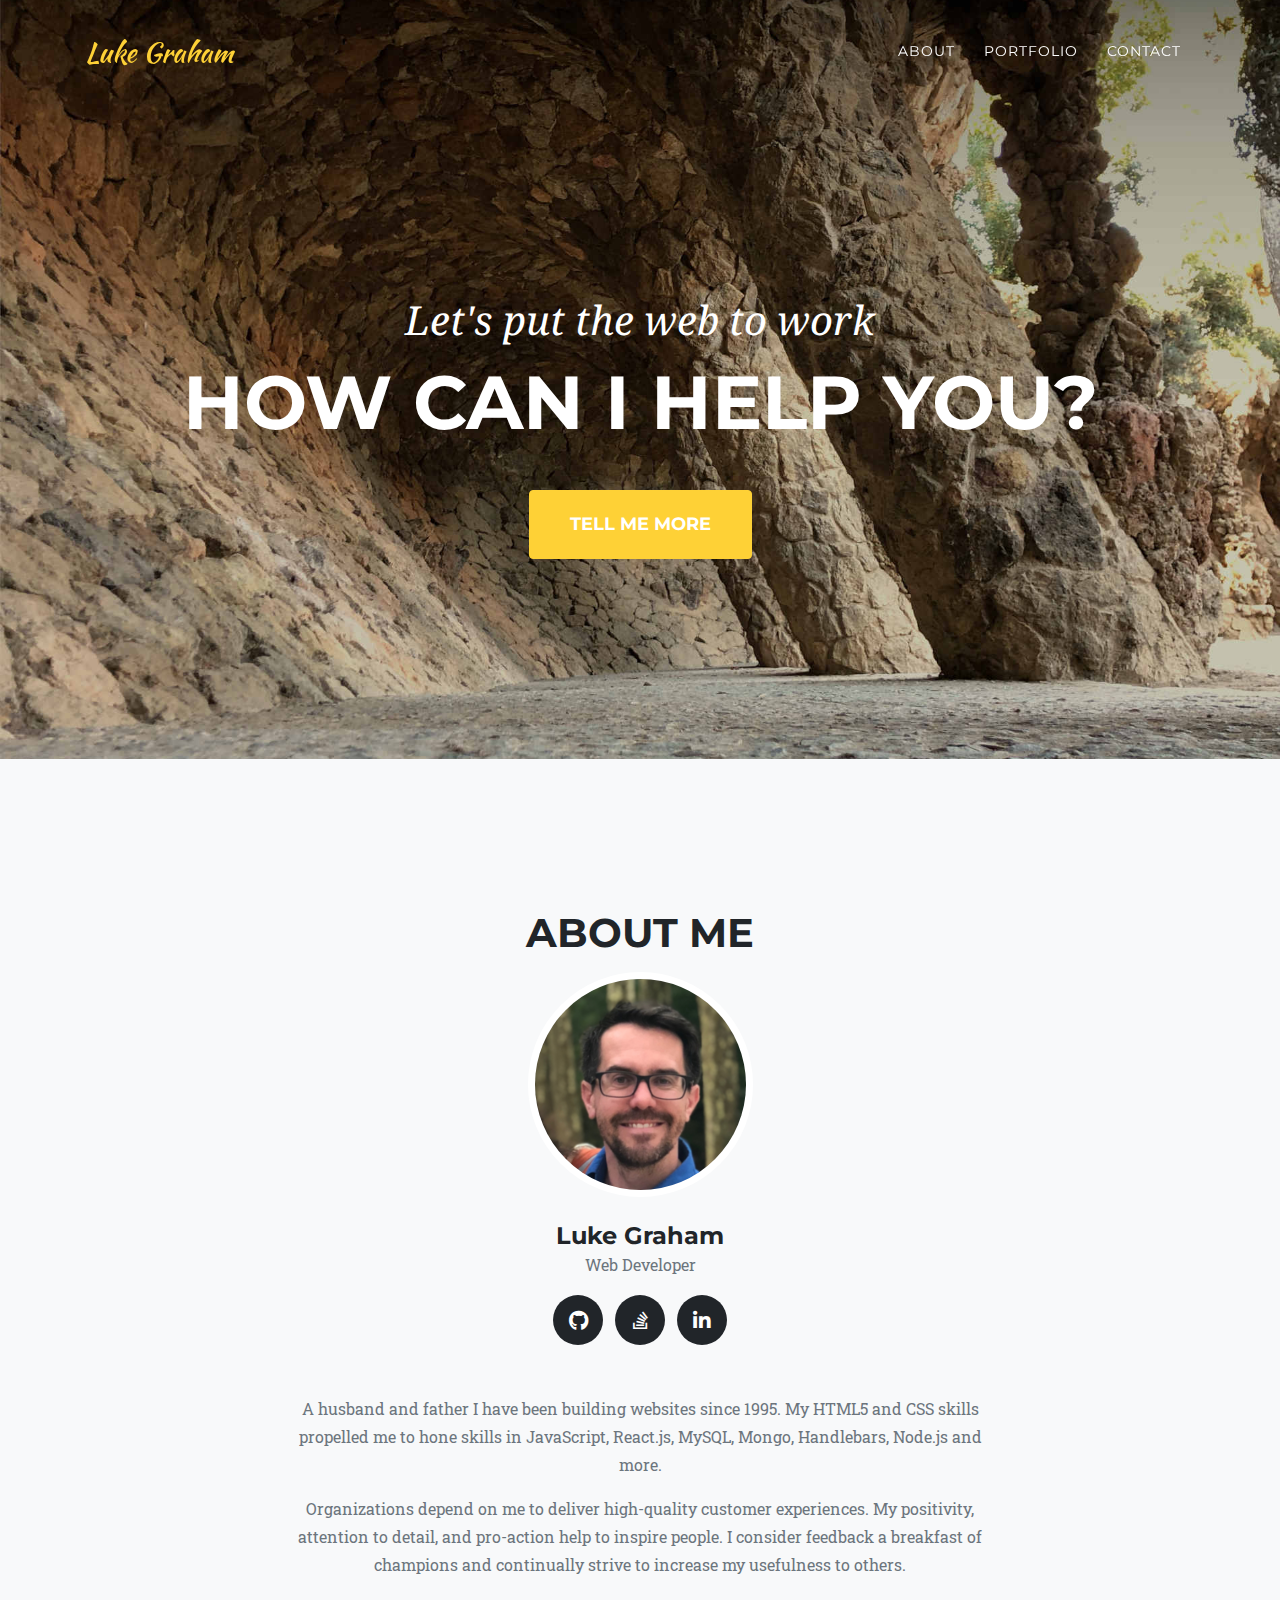
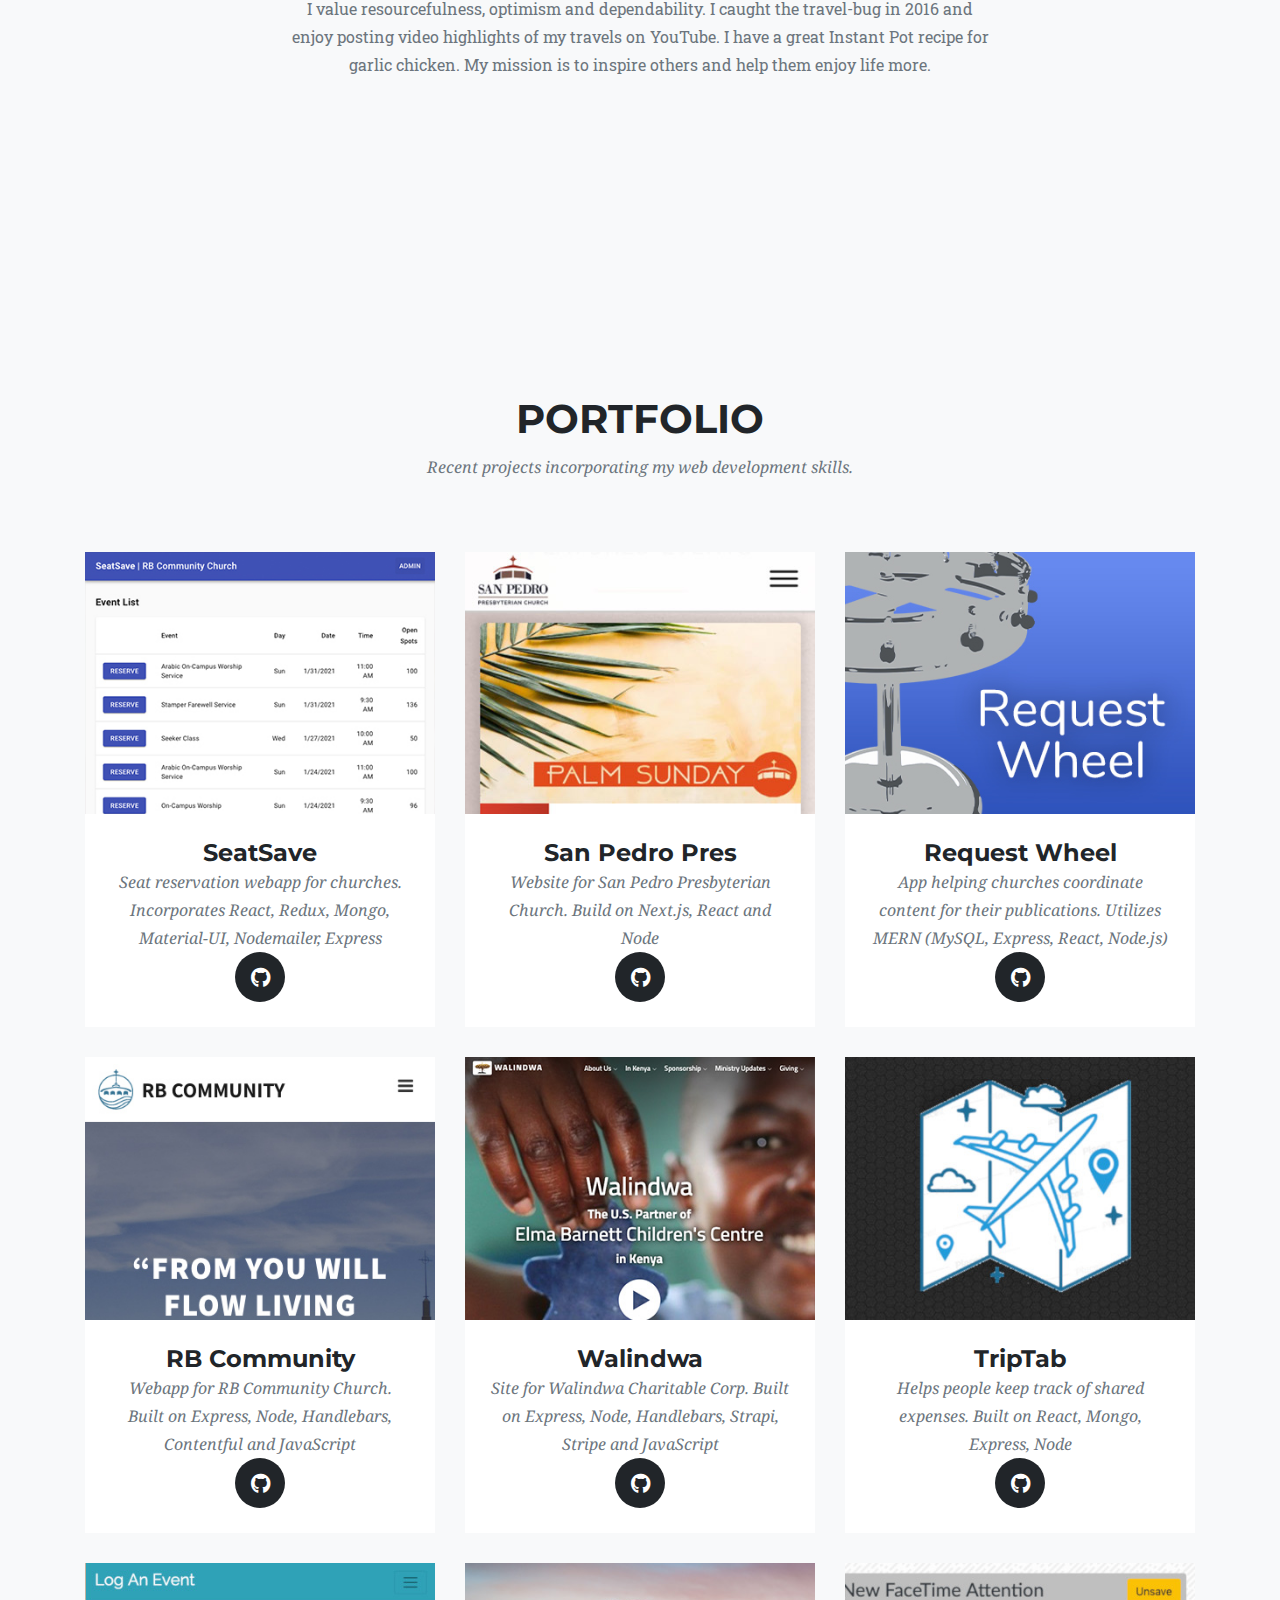
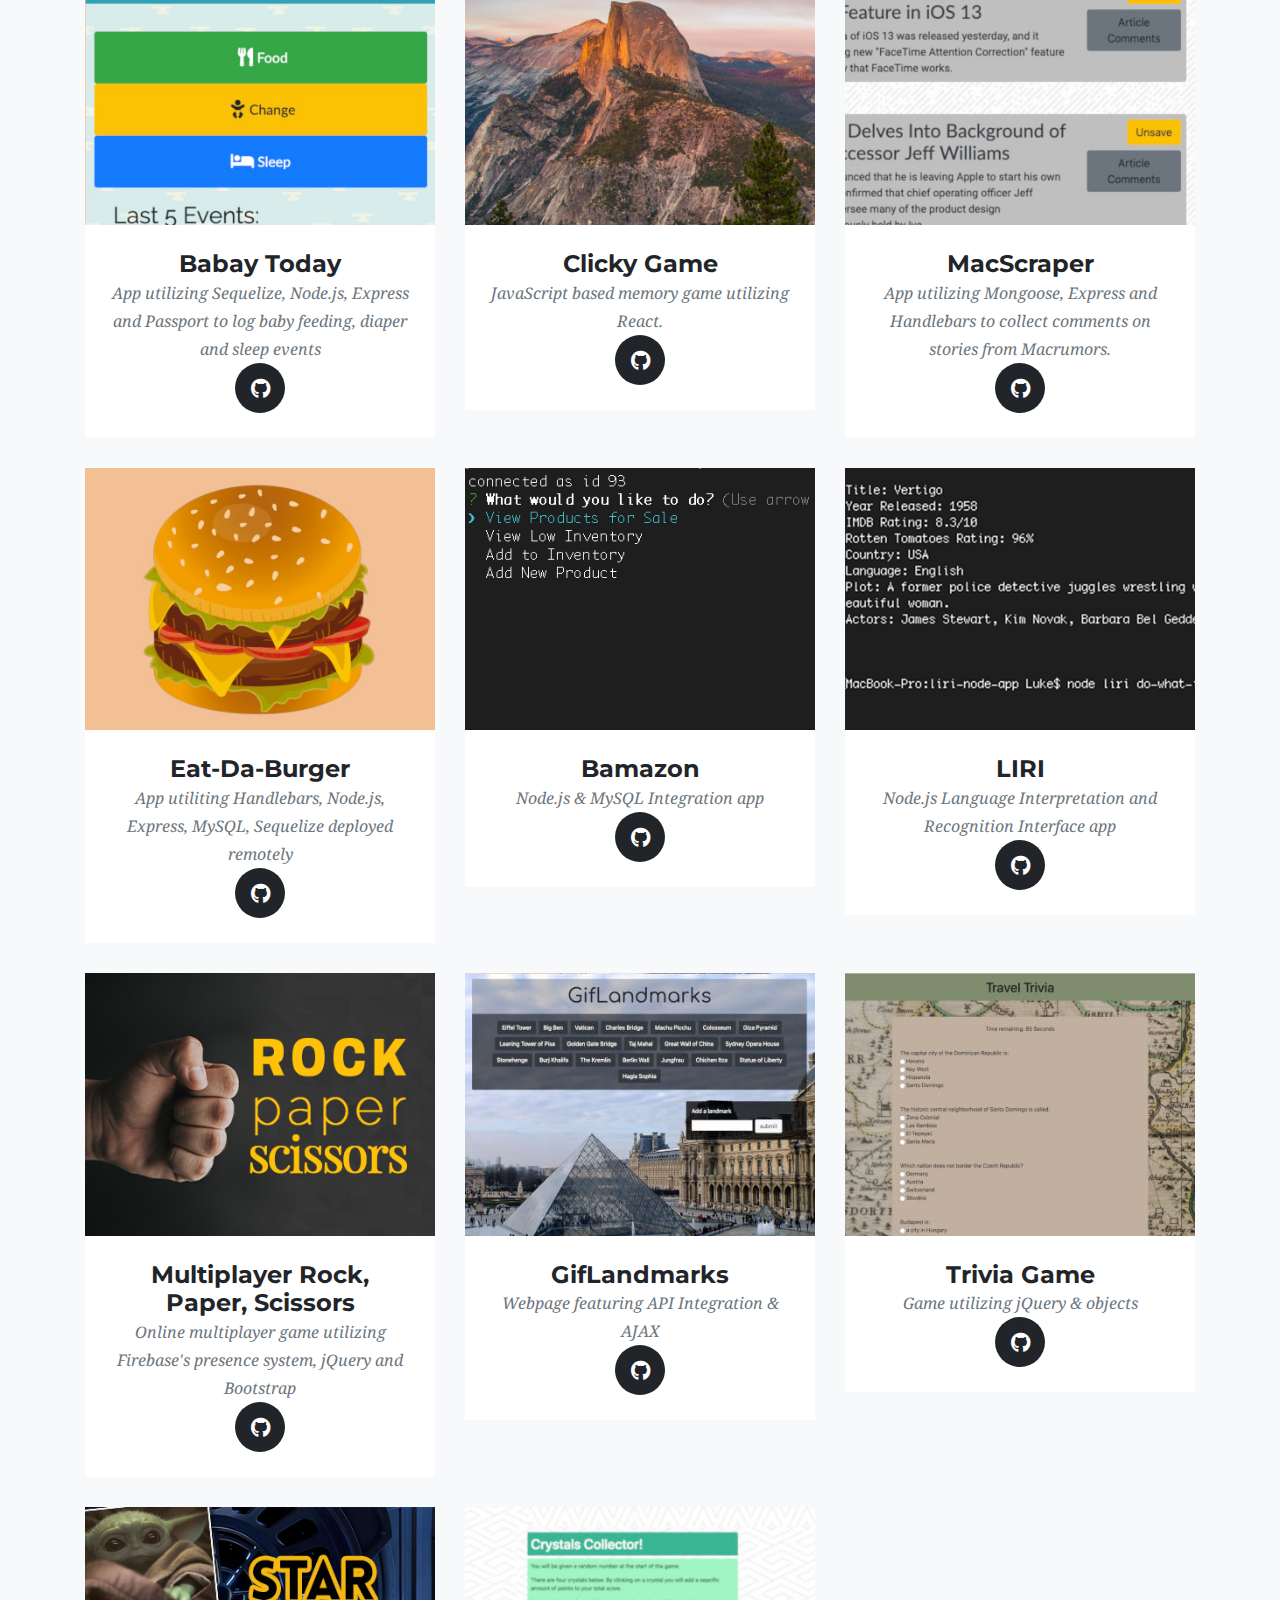
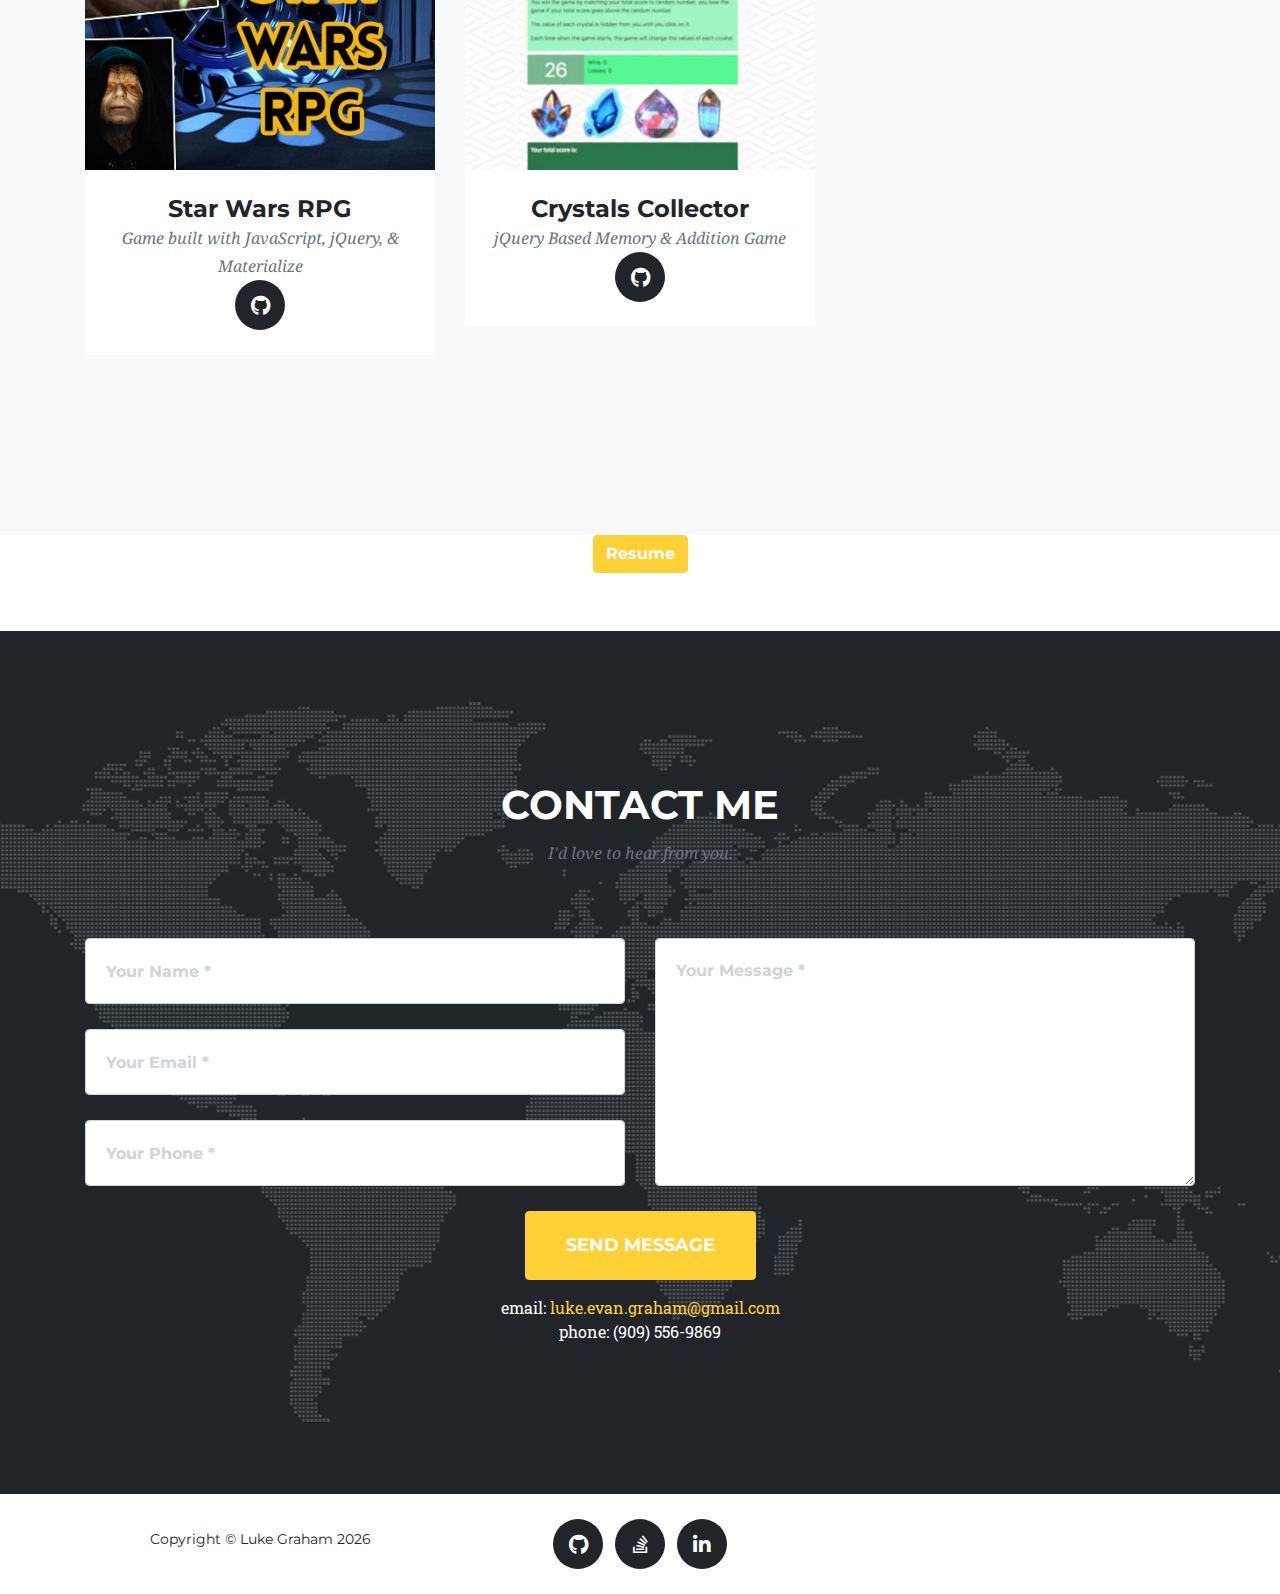
<file: index.html>
<!DOCTYPE html>
<html lang="en">

<head>
  <!-- Global site tag (gtag.js) - Google Analytics -->
<script async src="https://www.googletagmanager.com/gtag/js?id=UA-151969905-3"></script>
<script>
  window.dataLayer = window.dataLayer || [];
  function gtag(){dataLayer.push(arguments);}
  gtag('js', new Date());

  gtag('config', 'UA-151969905-3');
</script>

  <meta charset="utf-8">
  <meta name="viewport" content="width=device-width, initial-scale=1, shrink-to-fit=no">
  <meta name="description" content="">
  <meta name="author" content="">

  <title>Luke Graham</title>

  <!-- Bootstrap core CSS -->
  <link href="vendor/bootstrap/css/bootstrap.css" rel="stylesheet">

  <!-- Custom fonts for this template -->
  <link href="vendor/fontawesome-free/css/all.min.css" rel="stylesheet" type="text/css">
  <link href="https://fonts.googleapis.com/css?family=Montserrat:400,700" rel="stylesheet" type="text/css">
  <link href='https://fonts.googleapis.com/css?family=Kaushan+Script' rel='stylesheet' type='text/css'>
  <link href='https://fonts.googleapis.com/css?family=Droid+Serif:400,700,400italic,700italic' rel='stylesheet'
    type='text/css'>
  <link href='https://fonts.googleapis.com/css?family=Roboto+Slab:400,100,300,700' rel='stylesheet' type='text/css'>

  <!-- Custom styles for this template -->
  <link href="css/agency.css" rel="stylesheet">

</head>

<body id="page-top">

  <!-- Navigation -->
  <nav class="navbar navbar-expand-lg navbar-dark fixed-top" id="mainNav">
    <div class="container">
      <a class="navbar-brand js-scroll-trigger" href="#page-top">Luke Graham</a>
      <button class="navbar-toggler navbar-toggler-right" type="button" data-toggle="collapse"
        data-target="#navbarResponsive" aria-controls="navbarResponsive" aria-expanded="false"
        aria-label="Toggle navigation">
        Menu
        <i class="fas fa-bars"></i>
      </button>
      <div class="collapse navbar-collapse" id="navbarResponsive">
        <ul class="navbar-nav text-uppercase ml-auto">
          <!-- <li class="nav-item">
            <a class="nav-link js-scroll-trigger" href="#services">Services</a>
          </li> -->
          <li class="nav-item">
            <a class="nav-link js-scroll-trigger" href="#about">About</a>
          </li>
          <li class="nav-item">
            <a class="nav-link js-scroll-trigger" href="#portfolio">Portfolio</a>
          </li>
          <!-- <li class="nav-item">
            <a class="nav-link js-scroll-trigger" href="#team">Team</a>
          </li> -->
          <li class="nav-item">
            <a class="nav-link js-scroll-trigger" href="#contact">Contact</a>
          </li>
        </ul>
      </div>
    </div>
  </nav>

  <!-- Header -->
  <header class="masthead">
    <div class="container">
      <div class="intro-text">
        <div class="intro-lead-in">Let's put the web to work</div>
        <div class="intro-heading text-uppercase">How can I help you?</div>
        <a class="btn btn-primary btn-xl text-uppercase js-scroll-trigger" href="#about">Tell Me More</a>
      </div>
    </div>
  </header>

  <!-- Team -->
  <section class="bg-light" id="about">
    <div class="container">
      <div class="row">
        <div class="col-lg-12 text-center">
          <h2 class="section-heading text-uppercase">About Me</h2>
          <!-- <h3 class="section-subheading text-muted">Lorem ipsum dolor sit amet consectetur.</h3> -->
        </div>
      </div>
      <div class="row">
        <!-- <div class="col-sm-4">
            <div class="team-member">
              <img class="mx-auto rounded-circle" src="img/team/1.jpg" alt="">
              <h4>Kay Garland</h4>
              <p class="text-muted">Lead Designer</p>
              <ul class="list-inline social-buttons">
                <li class="list-inline-item">
                  <a href="#">
                    <i class="fab fa-twitter"></i>
                  </a>
                </li>
                <li class="list-inline-item">
                  <a href="#">
                    <i class="fab fa-facebook-f"></i>
                  </a>
                </li>
                <li class="list-inline-item">
                  <a href="#">
                    <i class="fab fa-linkedin-in"></i>
                  </a>
                </li>
              </ul>
            </div>
          </div> -->
        <div class="col-sm-12">
          <div class="team-member">
            <img class="mx-auto rounded-circle" src="img/team/2.jpg" alt="">
            <h4>Luke Graham</h4>
            <p class="text-muted">Web Developer</p>
            <ul class="list-inline social-buttons">
              <li class="list-inline-item">
                <a href="https://github.com/lukeevangraham" target="_blank">
                  <i class="fab fa-github"></i>
                </a>
              </li>
              <li class="list-inline-item">
                <a href="https://stackoverflow.com/users/11031903/luke-graham" target="_blank">
                  <i class="fab fa-stack-overflow"></i>
                </a>
              </li>
              <li class="list-inline-item">
                <a href="https://www.linkedin.com/in/luke-graham-1865693/" target="_blank">
                  <i class="fab fa-linkedin-in"></i>
                </a>
              </li>
            </ul>
          </div>
        </div>
        <!-- <div class="col-sm-4">
            <div class="team-member">
              <img class="mx-auto rounded-circle" src="img/team/3.jpg" alt="">
              <h4>Diana Pertersen</h4>
              <p class="text-muted">Lead Developer</p>
              <ul class="list-inline social-buttons">
                <li class="list-inline-item">
                  <a href="#">
                    <i class="fab fa-twitter"></i>
                  </a>
                </li>
                <li class="list-inline-item">
                  <a href="#">
                    <i class="fab fa-facebook-f"></i>
                  </a>
                </li>
                <li class="list-inline-item">
                  <a href="#">
                    <i class="fab fa-linkedin-in"></i>
                  </a>
                </li>
              </ul>
            </div>
          </div>
        </div> -->
        <div class="row">
          <div class="col-md-8 mx-auto new-about text-center">
            <p class="large about-p text-muted">A husband and father I have been building websites since
              1995. My HTML5 and CSS skills propelled me to hone skills in JavaScript, React.js, MySQL, Mongo, Handlebars, Node.js and more.</p>

            <p class="large about-p text-muted">Organizations depend on me to deliver high-quality customer experiences.
              My positivity, attention to detail, and pro-action help to inspire people. I consider feedback a breakfast
              of champions and continually strive to increase my usefulness to others.</p>

            <p class="large about-p text-muted">I value resourcefulness, optimism and dependability. I caught the
              travel-bug in 2016 and enjoy posting video highlights of my travels on YouTube. I have a great Instant Pot
              recipe for garlic chicken. My mission is to inspire others and help them enjoy life more.</p>
          </div>
        </div>
      </div>
  </section>

  <!-- Services
  <section id="services">
    <div class="container">
      <div class="row">
        <div class="col-lg-12 text-center">
          <h2 class="section-heading text-uppercase">Services</h2>
          <h3 class="section-subheading text-muted">Lorem ipsum dolor sit amet consectetur.</h3>
        </div>
      </div>
      <div class="row text-center">
        <div class="col-md-4">
          <span class="fa-stack fa-4x">
            <i class="fas fa-circle fa-stack-2x text-primary"></i>
            <i class="fas fa-shopping-cart fa-stack-1x fa-inverse"></i>
          </span>
          <h4 class="service-heading">E-Commerce</h4>
          <p class="text-muted">Lorem ipsum dolor sit amet, consectetur adipisicing elit. Minima maxime quam architecto quo inventore harum ex magni, dicta impedit.</p>
        </div>
        <div class="col-md-4">
          <span class="fa-stack fa-4x">
            <i class="fas fa-circle fa-stack-2x text-primary"></i>
            <i class="fas fa-laptop fa-stack-1x fa-inverse"></i>
          </span>
          <h4 class="service-heading">Responsive Design</h4>
          <p class="text-muted">Lorem ipsum dolor sit amet, consectetur adipisicing elit. Minima maxime quam architecto quo inventore harum ex magni, dicta impedit.</p>
        </div>
        <div class="col-md-4">
          <span class="fa-stack fa-4x">
            <i class="fas fa-circle fa-stack-2x text-primary"></i>
            <i class="fas fa-lock fa-stack-1x fa-inverse"></i>
          </span>
          <h4 class="service-heading">Web Security</h4>
          <p class="text-muted">Lorem ipsum dolor sit amet, consectetur adipisicing elit. Minima maxime quam architecto quo inventore harum ex magni, dicta impedit.</p>
        </div>
      </div>
    </div>
  </section> -->

  <!-- Portfolio Grid -->
  <section class="bg-light" id="portfolio">
    <div class="container">
      <div class="row">
        <div class="col-lg-12 text-center">
          <h2 class="section-heading text-uppercase">Portfolio</h2>
          <h3 class="section-subheading text-muted">Recent projects incorporating my web development skills.</h3>
        </div>
      </div>






        <div class="row">

          <div class="col-md-4 col-sm-6 portfolio-item">
            <a class="portfolio-link" data-toggle="modal" href="http://seatsave.rbcommunity.org/" target="_blank">
              <div class="portfolio-hover">
                <div class="portfolio-hover-content">
                  <i class="fas fa-plus fa-3x"></i>
                </div>
              </div>
              <img class="img-fluid" src="img/portfolio/21-thumbnail.jpg" alt="">
            </a>
            <div class="portfolio-caption">
              <h4>SeatSave</h4>
              <p class="text-muted">Seat reservation webapp for churches.  Incorporates React, Redux, Mongo, Material-UI, Nodemailer, Express</p>
              <ul class="list-inline social-buttons">
                <li class="list-inline-item">
                  <a href="https://github.com/lukeevangraham/seat-save" target="_blank">
                    <i class="fab fa-github"></i>
                  </a>
                </li>
              </ul>
            </div>
          </div>
        
        
      <div class="col-md-4 col-sm-6 portfolio-item">
        <a class="portfolio-link" data-toggle="modal" href="https://sanpedropc.org" target="_blank">
          <div class="portfolio-hover">
            <div class="portfolio-hover-content">
              <i class="fas fa-plus fa-3x"></i>
            </div>
          </div>
          <img class="img-fluid" src="img/portfolio/22-thumbnail.jpg" alt="">
        </a>
        <div class="portfolio-caption">
          <h4>San Pedro Pres</h4>
          <p class="text-muted">Website for San Pedro Presbyterian Church.  Build on Next.js, React and Node</p>
          <ul class="list-inline social-buttons">
            <li class="list-inline-item">
              <a href="https://github.com/lukeevangraham/san-pedro" target="_blank">
                <i class="fab fa-github"></i>
              </a>
            </li>
          </ul>
        </div>
      </div>
      
      
      <div class="col-md-4 col-sm-6 portfolio-item">
        <a class="portfolio-link" data-toggle="modal" href="http://requestwheel.com/" target="_blank">
          <div class="portfolio-hover">
            <div class="portfolio-hover-content">
              <i class="fas fa-plus fa-3x"></i>
            </div>
          </div>
          <img class="img-fluid" src="img/portfolio/17-thumbnail.jpg" alt="">
        </a>
        <div class="portfolio-caption">
          <h4>Request Wheel</h4>
          <p class="text-muted">App helping churches coordinate content for their publications.  Utilizes MERN (MySQL, Express, React, Node.js)</p>
          <ul class="list-inline social-buttons">
            <li class="list-inline-item">
              <a href="https://github.com/lukeevangraham/RequestWheel" target="_blank">
                <i class="fab fa-github"></i>
              </a>
            </li>
          </ul>
        </div>
      </div>
        
        
      <div class="col-md-4 col-sm-6 portfolio-item">
        <a class="portfolio-link" data-toggle="modal" href="http://rbcommunitychurch.org/" target="_blank">
          <div class="portfolio-hover">
            <div class="portfolio-hover-content">
              <i class="fas fa-plus fa-3x"></i>
            </div>
          </div>
          <img class="img-fluid" src="img/portfolio/16-thumbnail.jpg" alt="">
        </a>
        <div class="portfolio-caption">
          <h4>RB Community</h4>
          <p class="text-muted">Webapp for RB Community Church.  Built on Express, Node, Handlebars, Contentful and JavaScript</p>
          <ul class="list-inline social-buttons">
            <li class="list-inline-item">
              <a href="https://github.com/lukeevangraham/RB-Community" target="_blank">
                <i class="fab fa-github"></i>
              </a>
            </li>
          </ul>
        </div>
      </div>
        
      <div class="col-md-4 col-sm-6 portfolio-item">
        <a class="portfolio-link" data-toggle="modal" href="http://walindwa.org/" target="_blank">
          <div class="portfolio-hover">
            <div class="portfolio-hover-content">
              <i class="fas fa-plus fa-3x"></i>
            </div>
          </div>
          <img class="img-fluid" src="img/portfolio/20-thumbnail.jpg" alt="">
        </a>
        <div class="portfolio-caption">
          <h4>Walindwa</h4>
          <p class="text-muted">Site for Walindwa Charitable Corp.  Built on Express, Node, Handlebars, Strapi, Stripe and JavaScript</p>
          <ul class="list-inline social-buttons">
            <li class="list-inline-item">
              <a href="https://github.com/lukeevangraham/walindwa-hb" target="_blank">
                <i class="fab fa-github"></i>
              </a>
            </li>
          </ul>
        </div>
      </div>
        
      
        
        
      <div class="col-md-4 col-sm-6 portfolio-item">
        <a class="portfolio-link" data-toggle="modal" href="https://triptab.lukegraham.us/" target="_blank">
          <div class="portfolio-hover">
            <div class="portfolio-hover-content">
              <i class="fas fa-plus fa-3x"></i>
            </div>
          </div>
          <img class="img-fluid" src="img/portfolio/15-thumbnail.jpg" alt="">
        </a>
        <div class="portfolio-caption">
          <h4>TripTab</h4>
          <p class="text-muted">Helps people keep track of shared expenses.  Built on React, Mongo, Express, Node</p>
          <ul class="list-inline social-buttons">
            <li class="list-inline-item">
              <a href="https://github.com/lukeevangraham/project-three" target="_blank">
                <i class="fab fa-github"></i>
              </a>
            </li>
          </ul>
        </div>
      </div>


      <div class="col-md-4 col-sm-6 portfolio-item">
        <a class="portfolio-link" data-toggle="modal" href="https://babaytoday.lukegraham.us/" target="_blank">
          <div class="portfolio-hover">
            <div class="portfolio-hover-content">
              <i class="fas fa-plus fa-3x"></i>
            </div>
          </div>
          <img class="img-fluid" src="img/portfolio/11-thumbnail.jpg" alt="">
        </a>
        <div class="portfolio-caption">
          <h4>Babay Today</h4>
          <p class="text-muted">App utilizing Sequelize, Node.js, Express and Passport to log baby feeding, diaper and sleep events</p>
          <ul class="list-inline social-buttons">
            <li class="list-inline-item">
              <a href="https://github.com/lukeevangraham/Babay-Today" target="_blank">
                <i class="fab fa-github"></i>
              </a>
            </li>
          </ul>
        </div>
      </div>





        <div class="col-md-4 col-sm-6 portfolio-item">
          <a class="portfolio-link" data-toggle="modal" href="https://lukeevangraham.github.io/clicky-game/" target="_blank">
            <div class="portfolio-hover">
              <div class="portfolio-hover-content">
                <i class="fas fa-plus fa-3x"></i>
              </div>
            </div>
            <img class="img-fluid" src="img/portfolio/13-thumbnail.jpg" alt="">
          </a>
          <div class="portfolio-caption">
            <h4>Clicky Game</h4>
            <p class="text-muted">JavaScript based memory game utilizing React.</p>
            <ul class="list-inline social-buttons">
              <li class="list-inline-item">
                <a href="https://github.com/lukeevangraham/clicky-game" target="_blank">
                  <i class="fab fa-github"></i>
                </a>
              </li>
            </ul>
          </div>
        </div>
        <div class="col-md-4 col-sm-6 portfolio-item">
          <a class="portfolio-link" data-toggle="modal" href="https://lukegraham.us/macscraper/" target="_blank">
            <div class="portfolio-hover">
              <div class="portfolio-hover-content">
                <i class="fas fa-plus fa-3x"></i>
              </div>
            </div>
            <img class="img-fluid" src="img/portfolio/12-thumbnail.jpg" alt="">
          </a>
          <div class="portfolio-caption">
            <h4>MacScraper</h4>
            <p class="text-muted">App utilizing Mongoose, Express and Handlebars to collect comments on stories from Macrumors.</p>
            <ul class="list-inline social-buttons">
              <li class="list-inline-item">
                <a href="https://github.com/lukeevangraham/sd-news" target="_blank">
                  <i class="fab fa-github"></i>
                </a>
              </li>
            </ul>
          </div>
        </div>
        
        <div class="col-md-4 col-sm-6 portfolio-item">
          <a class="portfolio-link" data-toggle="modal" href="https://www.lukegraham.us/burger/" target="_blank">
            <div class="portfolio-hover">
              <div class="portfolio-hover-content">
                <i class="fas fa-plus fa-3x"></i>
              </div>
            </div>
            <img class="img-fluid" src="img/portfolio/10-thumbnail.jpg" alt="">
          </a>
          <div class="portfolio-caption">
            <h4>Eat-Da-Burger</h4>
            <p class="text-muted">App utiliting Handlebars, Node.js, Express, MySQL, Sequelize deployed remotely</p>
            <ul class="list-inline social-buttons">
              <li class="list-inline-item">
                <a href="https://github.com/lukeevangraham/sequelizeBurger" target="_blank">
                  <i class="fab fa-github"></i>
                </a>
              </li>
            </ul>
          </div>
        </div>
        <!-- <div class="col-md-4 col-sm-6 portfolio-item">
          <a class="portfolio-link" data-toggle="modal" href="https://lgraham-friendfinder.herokuapp.com/" target="_blank">
            <div class="portfolio-hover">
              <div class="portfolio-hover-content">
                <i class="fas fa-plus fa-3x"></i>
              </div>
            </div>
            <img class="img-fluid" src="img/portfolio/09-thumbnail.jpg" alt="">
          </a>
          <div class="portfolio-caption">
            <h4>FriendFinder</h4>
            <p class="text-muted">Node.js & Express Served app</p>
            <ul class="list-inline social-buttons">
              <li class="list-inline-item">
                <a href="https://github.com/lukeevangraham/FriendFinder" target="_blank">
                  <i class="fab fa-github"></i>
                </a>
              </li>
            </ul>
          </div>
        </div> -->
        <div class="col-md-4 col-sm-6 portfolio-item">
          <a class="portfolio-link" data-toggle="modal" href="https://github.com/lukeevangraham/bamazon" target="_blank">
            <div class="portfolio-hover">
              <div class="portfolio-hover-content">
                <i class="fas fa-plus fa-3x"></i>
              </div>
            </div>
            <img class="img-fluid" src="img/portfolio/08-thumbnail.jpg" alt="">
          </a>
          <div class="portfolio-caption">
            <h4>Bamazon</h4>
            <p class="text-muted">Node.js & MySQL Integration app</p>
            <ul class="list-inline social-buttons">
              <li class="list-inline-item">
                <a href="https://github.com/lukeevangraham/bamazon" target="_blank">
                  <i class="fab fa-github"></i>
                </a>
              </li>
            </ul>
          </div>
        </div>
        <div class="col-md-4 col-sm-6 portfolio-item">
          <a class="portfolio-link" data-toggle="modal" href="https://github.com/lukeevangraham/liri-node-app" target="_blank">
            <div class="portfolio-hover">
              <div class="portfolio-hover-content">
                <i class="fas fa-plus fa-3x"></i>
              </div>
            </div>
            <img class="img-fluid" src="img/portfolio/07-thumbnail.jpg" alt="">
          </a>
          <div class="portfolio-caption">
            <h4>LIRI</h4>
            <p class="text-muted">Node.js Language Interpretation and Recognition Interface app</p>
            <ul class="list-inline social-buttons">
              <li class="list-inline-item">
                <a href="https://github.com/lukeevangraham/liri-node-app" target="_blank">
                  <i class="fab fa-github"></i>
                </a>
              </li>
            </ul>
          </div>
        </div>

        <div class="col-md-4 col-sm-6 portfolio-item">
          <a class="portfolio-link" data-toggle="modal" href="https://lukeevangraham.github.io/Rock-Paper-Scissors/" target="_blank">
            <div class="portfolio-hover">
              <div class="portfolio-hover-content">
                <i class="fas fa-plus fa-3x"></i>
              </div>
            </div>
            <img class="img-fluid" src="img/portfolio/19-thumbnail.jpg" alt="">
          </a>
          <div class="portfolio-caption">
            <h4>Multiplayer Rock, Paper, Scissors</h4>
            <p class="text-muted">Online multiplayer game utilizing Firebase's presence system, jQuery and Bootstrap</p>
            <ul class="list-inline social-buttons">
              <li class="list-inline-item">
                <a href="https://github.com/lukeevangraham/Rock-Paper-Scissors" target="_blank">
                  <i class="fab fa-github"></i>
                </a>
              </li>
            </ul>
          </div>
        </div>

        <!-- <div class="col-md-4 col-sm-6 portfolio-item">
          <a class="portfolio-link" data-toggle="modal" href="https://lukeevangraham.github.io/Train-Scheduler/" target="_blank">
            <div class="portfolio-hover">
              <div class="portfolio-hover-content">
                <i class="fas fa-plus fa-3x"></i>
              </div>
            </div>
            <img class="img-fluid" src="img/portfolio/06-thumbnail.jpg" alt="">
          </a>
          <div class="portfolio-caption">
            <h4>Train Scheduler</h4>
            <p class="text-muted">Webpage featuring use of Firebase and moment.js</p>
            <ul class="list-inline social-buttons">
              <li class="list-inline-item">
                <a href="https://github.com/lukeevangraham/Train-Scheduler" target="_blank">
                  <i class="fab fa-github"></i>
                </a>
              </li>
            </ul>
          </div>
        </div> -->
        <div class="col-md-4 col-sm-6 portfolio-item">
          <a class="portfolio-link" data-toggle="modal" href="https://lukeevangraham.github.io/GifTastic/" target="_blank">
            <div class="portfolio-hover">
              <div class="portfolio-hover-content">
                <i class="fas fa-plus fa-3x"></i>
              </div>
            </div>
            <img class="img-fluid" src="img/portfolio/05-thumbnail.jpg" alt="">
          </a>
          <div class="portfolio-caption">
            <h4>GifLandmarks</h4>
            <p class="text-muted">Webpage featuring API Integration & AJAX</p>
            <ul class="list-inline social-buttons">
              <li class="list-inline-item">
                <a href="https://github.com/lukeevangraham/GifTastic" target="_blank">
                  <i class="fab fa-github"></i>
                </a>
              </li>
            </ul>
          </div>
        </div>
        <div class="col-md-4 col-sm-6 portfolio-item">
          <a class="portfolio-link" data-toggle="modal" href="https://lukeevangraham.github.com/TriviaGame" target="_blank">
            <div class="portfolio-hover">
              <div class="portfolio-hover-content">
                <i class="fas fa-plus fa-3x"></i>
              </div>
            </div>
            <img class="img-fluid" src="img/portfolio/04-thumbnail.jpg" alt="">
          </a>
          <div class="portfolio-caption">
            <h4>Trivia Game</h4>
            <p class="text-muted">Game utilizing jQuery & objects</p>
            <ul class="list-inline social-buttons">
              <li class="list-inline-item">
                <a href="https://github.com/lukeevangraham/TriviaGame" target="_blank">
                  <i class="fab fa-github"></i>
                </a>
              </li>
            </ul>
          </div>
        </div>

        <div class="col-md-4 col-sm-6 portfolio-item">
          <a class="portfolio-link" data-toggle="modal" href="https://lukeevangraham.github.io/Star-Wars-RPG/" target="_blank">
            <div class="portfolio-hover">
              <div class="portfolio-hover-content">
                <i class="fas fa-plus fa-3x"></i>
              </div>
            </div>
            <img class="img-fluid" src="img/portfolio/18-thumbnail.jpg" alt="">
          </a>
          <div class="portfolio-caption">
            <h4>Star Wars RPG</h4>
            <p class="text-muted">Game built with JavaScript, jQuery, & Materialize</p>
            <ul class="list-inline social-buttons">
              <li class="list-inline-item">
                <a href="https://github.com/lukeevangraham/Star-Wars-RPG" target="_blank">
                  <i class="fab fa-github"></i>
                </a>
              </li>
            </ul>
          </div>
        </div>


        <!-- <div class="col-md-4 col-sm-6 portfolio-item">
          <a class="portfolio-link" data-toggle="modal" href="https://lukeevangraham.github.io/Psychic-Game/" target="_blank">
            <div class="portfolio-hover">
              <div class="portfolio-hover-content">
                <i class="fas fa-plus fa-3x"></i>
              </div>
            </div>
            <img class="img-fluid" src="img/portfolio/03-thumbnail.jpg" alt="">
          </a>
          <div class="portfolio-caption">
            <h4>Psychic</h4>
            <p class="text-muted">JavaScript Based Guessing Game</p>
            <ul class="list-inline social-buttons">
              <li class="list-inline-item">
                <a href="https://github.com/lukeevangraham/Psychic-Game" target="_blank">
                  <i class="fab fa-github"></i>
                </a>
              </li>
            </ul>
          </div>
        </div> -->
        <div class="col-md-4 col-sm-6 portfolio-item">
          <a class="portfolio-link" data-toggle="modal" href="https://lukeevangraham.github.io/unit-4-game/" target="_blank">
            <div class="portfolio-hover">
              <div class="portfolio-hover-content">
                <i class="fas fa-plus fa-3x"></i>
              </div>
            </div>
            <img class="img-fluid" src="img/portfolio/02-thumbnail.jpg" alt="">
          </a>
          <div class="portfolio-caption">
            <h4>Crystals Collector</h4>
            <p class="text-muted">jQuery Based Memory & Addition Game</p>
            <ul class="list-inline social-buttons">
              <li class="list-inline-item">
                <a href="https://github.com/lukeevangraham/unit-4-game" target="_blank">
                  <i class="fab fa-github"></i>
                </a>
              </li>
            </ul>
          </div>
        </div>
          <!-- <div class="col-md-4 col-sm-6 portfolio-item">
            <a class="portfolio-link" data-toggle="modal" href="https://lukeevangraham.github.io/Word-Guess-Game/" target="_blank">
              <div class="portfolio-hover">
                <div class="portfolio-hover-content">
                  <i class="fas fa-plus fa-3x"></i>
                </div>
              </div>
              <img class="img-fluid" src="img/portfolio/01-thumbnail.jpg" alt="">
            </a>
            <div class="portfolio-caption">
              <h4>Hangman</h4>
              <p class="text-muted">JavaScript Based Word Guessing Game</p>
              <ul class="list-inline social-buttons">
                <li class="list-inline-item">
                  <a href="https://github.com/lukeevangraham/Word-Guess-Game" target="_blank">
                    <i class="fab fa-github"></i>
                  </a>
                </li>
              </ul>
            </div>
          </div> -->







      </div>
    </div>
  </section>

  <!-- About  -->
  <!-- <section id="about">
    <div class="container">
      <div class="row">
        <div class="col-lg-12 text-center">
          <h2 class="section-heading text-uppercase">About</h2>
          <h3 class="section-subheading text-muted">Lorem ipsum dolor sit amet consectetur.</h3>
        </div>
      </div>
      <div class="row">
        <div class="col-lg-12">
          <ul class="timeline">
            <li>
              <div class="timeline-image">
                <img class="rounded-circle img-fluid" src="img/about/1.jpg" alt="">
              </div>
              <div class="timeline-panel">
                <div class="timeline-heading">
                  <h4>2009-2011</h4>
                  <h4 class="subheading">Our Humble Beginnings</h4>
                </div>
                <div class="timeline-body">
                  <p class="text-muted">Lorem ipsum dolor sit amet, consectetur adipisicing elit. Sunt ut voluptatum eius sapiente, totam reiciendis temporibus qui quibusdam, recusandae sit vero unde, sed, incidunt et ea quo dolore laudantium consectetur!</p>
                </div>
              </div>
            </li>
            <li class="timeline-inverted">
              <div class="timeline-image">
                <img class="rounded-circle img-fluid" src="img/about/2.jpg" alt="">
              </div>
              <div class="timeline-panel">
                <div class="timeline-heading">
                  <h4>March 2011</h4>
                  <h4 class="subheading">An Agency is Born</h4>
                </div>
                <div class="timeline-body">
                  <p class="text-muted">Lorem ipsum dolor sit amet, consectetur adipisicing elit. Sunt ut voluptatum eius sapiente, totam reiciendis temporibus qui quibusdam, recusandae sit vero unde, sed, incidunt et ea quo dolore laudantium consectetur!</p>
                </div>
              </div>
            </li>
            <li>
              <div class="timeline-image">
                <img class="rounded-circle img-fluid" src="img/about/3.jpg" alt="">
              </div>
              <div class="timeline-panel">
                <div class="timeline-heading">
                  <h4>December 2012</h4>
                  <h4 class="subheading">Transition to Full Service</h4>
                </div>
                <div class="timeline-body">
                  <p class="text-muted">Lorem ipsum dolor sit amet, consectetur adipisicing elit. Sunt ut voluptatum eius sapiente, totam reiciendis temporibus qui quibusdam, recusandae sit vero unde, sed, incidunt et ea quo dolore laudantium consectetur!</p>
                </div>
              </div>
            </li>
            <li class="timeline-inverted">
              <div class="timeline-image">
                <img class="rounded-circle img-fluid" src="img/about/4.jpg" alt="">
              </div>
              <div class="timeline-panel">
                <div class="timeline-heading">
                  <h4>July 2014</h4>
                  <h4 class="subheading">Phase Two Expansion</h4>
                </div>
                <div class="timeline-body">
                  <p class="text-muted">Lorem ipsum dolor sit amet, consectetur adipisicing elit. Sunt ut voluptatum eius sapiente, totam reiciendis temporibus qui quibusdam, recusandae sit vero unde, sed, incidunt et ea quo dolore laudantium consectetur!</p>
                </div>
              </div>
            </li>
            <li class="timeline-inverted">
              <div class="timeline-image">
                <h4>Be Part
                  <br>Of Our
                  <br>Story!</h4>
              </div>
            </li>
          </ul>
        </div>
      </div>
    </div>
  </section> -->

  <!-- Clients -->
  <section class="py-5">
    <div class="container">
      <div class="row justify-content-center mt-n5">
        <a href="resume.pdf" class="btn btn-primary" role="button">Resume</a>
      </div>
      <!-- <div class="row">
        <div class="col-md-3 col-sm-6">
          <a href="#">
            <img class="img-fluid d-block mx-auto" src="img/logos/envato.jpg" alt="">
          </a>
        </div>
        <div class="col-md-3 col-sm-6">
          <a href="#">
            <img class="img-fluid d-block mx-auto" src="img/logos/designmodo.jpg" alt="">
          </a>
        </div>
        <div class="col-md-3 col-sm-6">
          <a href="#">
            <img class="img-fluid d-block mx-auto" src="img/logos/themeforest.jpg" alt="">
          </a>
        </div>
        <div class="col-md-3 col-sm-6">
          <a href="#">
            <img class="img-fluid d-block mx-auto" src="img/logos/creative-market.jpg" alt="">
          </a>
        </div>
      </div> -->
    </div>
  </section>

  <!-- Contact -->
  <section id="contact">
    <div class="container">
      <div class="row">
        <div class="col-lg-12 text-center">
          <h2 class="section-heading text-uppercase">Contact Me</h2>
          <h3 class="section-subheading text-muted">I'd love to hear from you.</h3>
        </div>
      </div>
      <div class="row">
        <div class="col-lg-12">
          <form id="contactForm" name="sentMessage" novalidate="novalidate"
            action="https://formspree.io/luke.evan.graham@gmail.com" method="POST">
            <div class="row">
              <div class="col-md-6">
                <div class="form-group">
                  <input class="form-control" id="name" type="text" name="name" placeholder="Your Name *"
                    required="required" data-validation-required-message="Please enter your name.">
                  <p class="help-block text-danger"></p>
                </div>
                <div class="form-group">
                  <input class="form-control" id="email" type="email" name="email" placeholder="Your Email *"
                    required="required" data-validation-required-message="Please enter your email address.">
                  <p class="help-block text-danger"></p>
                </div>
                <div class="form-group">
                  <input class="form-control" id="phone" type="tel" name="phone" placeholder="Your Phone *"
                    required="required" data-validation-required-message="Please enter your phone number.">
                  <p class="help-block text-danger"></p>
                </div>
              </div>
              <div class="col-md-6">
                <div class="form-group">
                  <textarea class="form-control" id="message" name="message" placeholder="Your Message *"
                    required="required" data-validation-required-message="Please enter a message."></textarea>
                  <p class="help-block text-danger"></p>
                </div>
              </div>
              <div class="clearfix"></div>
              <div class="col-lg-12 text-center">
                <div id="success"></div>
                <button id="sendMessageButton" class="btn btn-primary btn-xl text-uppercase" type="submit">Send
                  Message</button>
                <div id="personal-contact" class="mt-3">email: <a
                    href="mailto:luke.evan.graham@gmail.com">luke.evan.graham@gmail.com</a><br>phone: (909) 556-9869
                </div>
              </div>
            </div>
          </form>
        </div>
      </div>
    </div>
  </section>

  <!-- Footer -->
  <footer>
    <div class="container">
      <div class="row">
        <div class="col-md-4">
          <span class="copyright">Copyright &copy; Luke Graham <script type="text/javascript">
            document.write((new Date()).getFullYear());
        </script></span>
        </div>
        <div class="col-md-4">
          <ul class="list-inline social-buttons">
            <li class="list-inline-item">
              <a href="https://github.com/lukeevangraham">
                <i class="fab fa-github"></i>
              </a>
            </li>
            <li class="list-inline-item">
              <a href="https://stackoverflow.com/users/11031903/luke-graham">
                <i class="fab fa-stack-overflow"></i>
              </a>
            </li>
            <li class="list-inline-item">
              <a href="https://www.linkedin.com/in/luke-graham-1865693/">
                <i class="fab fa-linkedin-in"></i>
              </a>
            </li>
          </ul>
        </div>
        <div class="col-md-4">
          <!-- <ul class="list-inline quicklinks">
            <li class="list-inline-item">
              <a href="#">Privacy Policy</a>
            </li>
            <li class="list-inline-item">
              <a href="#">Terms of Use</a>
            </li>
          </ul> -->
        </div>
      </div>
    </div>
  </footer>

  <!-- Portfolio Modals -->

  <!-- Modal 1 -->
  <div class="portfolio-modal modal fade" id="portfolioModal1" tabindex="-1" role="dialog" aria-hidden="true">
    <div class="modal-dialog">
      <div class="modal-content">
        <div class="close-modal" data-dismiss="modal">
          <div class="lr">
            <div class="rl"></div>
          </div>
        </div>
        <div class="container">
          <div class="row">
            <div class="col-lg-8 mx-auto">
              <div class="modal-body">
                <!-- Project Details Go Here -->
                <h2 class="text-uppercase">Project Name</h2>
                <p class="item-intro text-muted">Lorem ipsum dolor sit amet consectetur.</p>
                <img class="img-fluid d-block mx-auto" src="img/portfolio/01-full.jpg" alt="">
                <p>Use this area to describe your project. Lorem ipsum dolor sit amet, consectetur adipisicing elit. Est
                  blanditiis dolorem culpa incidunt minus dignissimos deserunt repellat aperiam quasi sunt officia
                  expedita beatae cupiditate, maiores repudiandae, nostrum, reiciendis facere nemo!</p>
                <ul class="list-inline">
                  <li>Date: January 2017</li>
                  <li>Client: Threads</li>
                  <li>Category: Illustration</li>
                </ul>
                <button class="btn btn-primary" data-dismiss="modal" type="button">
                  <i class="fas fa-times"></i>
                  Close Project</button>
              </div>
            </div>
          </div>
        </div>
      </div>
    </div>
  </div>

  <!-- Modal 2 -->
  <div class="portfolio-modal modal fade" id="portfolioModal2" tabindex="-1" role="dialog" aria-hidden="true">
    <div class="modal-dialog">
      <div class="modal-content">
        <div class="close-modal" data-dismiss="modal">
          <div class="lr">
            <div class="rl"></div>
          </div>
        </div>
        <div class="container">
          <div class="row">
            <div class="col-lg-8 mx-auto">
              <div class="modal-body">
                <!-- Project Details Go Here -->
                <h2 class="text-uppercase">Project Name</h2>
                <p class="item-intro text-muted">Lorem ipsum dolor sit amet consectetur.</p>
                <img class="img-fluid d-block mx-auto" src="img/portfolio/02-full.jpg" alt="">
                <p>Use this area to describe your project. Lorem ipsum dolor sit amet, consectetur adipisicing elit. Est
                  blanditiis dolorem culpa incidunt minus dignissimos deserunt repellat aperiam quasi sunt officia
                  expedita beatae cupiditate, maiores repudiandae, nostrum, reiciendis facere nemo!</p>
                <ul class="list-inline">
                  <li>Date: January 2017</li>
                  <li>Client: Explore</li>
                  <li>Category: Graphic Design</li>
                </ul>
                <button class="btn btn-primary" data-dismiss="modal" type="button">
                  <i class="fas fa-times"></i>
                  Close Project</button>
              </div>
            </div>
          </div>
        </div>
      </div>
    </div>
  </div>

  <!-- Modal 3 -->
  <div class="portfolio-modal modal fade" id="portfolioModal3" tabindex="-1" role="dialog" aria-hidden="true">
    <div class="modal-dialog">
      <div class="modal-content">
        <div class="close-modal" data-dismiss="modal">
          <div class="lr">
            <div class="rl"></div>
          </div>
        </div>
        <div class="container">
          <div class="row">
            <div class="col-lg-8 mx-auto">
              <div class="modal-body">
                <!-- Project Details Go Here -->
                <h2 class="text-uppercase">Project Name</h2>
                <p class="item-intro text-muted">Lorem ipsum dolor sit amet consectetur.</p>
                <img class="img-fluid d-block mx-auto" src="img/portfolio/03-full.jpg" alt="">
                <p>Use this area to describe your project. Lorem ipsum dolor sit amet, consectetur adipisicing elit. Est
                  blanditiis dolorem culpa incidunt minus dignissimos deserunt repellat aperiam quasi sunt officia
                  expedita beatae cupiditate, maiores repudiandae, nostrum, reiciendis facere nemo!</p>
                <ul class="list-inline">
                  <li>Date: January 2017</li>
                  <li>Client: Finish</li>
                  <li>Category: Identity</li>
                </ul>
                <button class="btn btn-primary" data-dismiss="modal" type="button">
                  <i class="fas fa-times"></i>
                  Close Project</button>
              </div>
            </div>
          </div>
        </div>
      </div>
    </div>
  </div>

  <!-- Modal 4 -->
  <div class="portfolio-modal modal fade" id="portfolioModal4" tabindex="-1" role="dialog" aria-hidden="true">
    <div class="modal-dialog">
      <div class="modal-content">
        <div class="close-modal" data-dismiss="modal">
          <div class="lr">
            <div class="rl"></div>
          </div>
        </div>
        <div class="container">
          <div class="row">
            <div class="col-lg-8 mx-auto">
              <div class="modal-body">
                <!-- Project Details Go Here -->
                <h2 class="text-uppercase">Project Name</h2>
                <p class="item-intro text-muted">Lorem ipsum dolor sit amet consectetur.</p>
                <img class="img-fluid d-block mx-auto" src="img/portfolio/04-full.jpg" alt="">
                <p>Use this area to describe your project. Lorem ipsum dolor sit amet, consectetur adipisicing elit. Est
                  blanditiis dolorem culpa incidunt minus dignissimos deserunt repellat aperiam quasi sunt officia
                  expedita beatae cupiditate, maiores repudiandae, nostrum, reiciendis facere nemo!</p>
                <ul class="list-inline">
                  <li>Date: January 2017</li>
                  <li>Client: Lines</li>
                  <li>Category: Branding</li>
                </ul>
                <button class="btn btn-primary" data-dismiss="modal" type="button">
                  <i class="fas fa-times"></i>
                  Close Project</button>
              </div>
            </div>
          </div>
        </div>
      </div>
    </div>
  </div>

  <!-- Modal 5 -->
  <div class="portfolio-modal modal fade" id="portfolioModal5" tabindex="-1" role="dialog" aria-hidden="true">
    <div class="modal-dialog">
      <div class="modal-content">
        <div class="close-modal" data-dismiss="modal">
          <div class="lr">
            <div class="rl"></div>
          </div>
        </div>
        <div class="container">
          <div class="row">
            <div class="col-lg-8 mx-auto">
              <div class="modal-body">
                <!-- Project Details Go Here -->
                <h2 class="text-uppercase">Project Name</h2>
                <p class="item-intro text-muted">Lorem ipsum dolor sit amet consectetur.</p>
                <img class="img-fluid d-block mx-auto" src="img/portfolio/05-full.jpg" alt="">
                <p>Use this area to describe your project. Lorem ipsum dolor sit amet, consectetur adipisicing elit. Est
                  blanditiis dolorem culpa incidunt minus dignissimos deserunt repellat aperiam quasi sunt officia
                  expedita beatae cupiditate, maiores repudiandae, nostrum, reiciendis facere nemo!</p>
                <ul class="list-inline">
                  <li>Date: January 2017</li>
                  <li>Client: Southwest</li>
                  <li>Category: Website Design</li>
                </ul>
                <button class="btn btn-primary" data-dismiss="modal" type="button">
                  <i class="fas fa-times"></i>
                  Close Project</button>
              </div>
            </div>
          </div>
        </div>
      </div>
    </div>
  </div>

  <!-- Modal 6 -->
  <div class="portfolio-modal modal fade" id="portfolioModal6" tabindex="-1" role="dialog" aria-hidden="true">
    <div class="modal-dialog">
      <div class="modal-content">
        <div class="close-modal" data-dismiss="modal">
          <div class="lr">
            <div class="rl"></div>
          </div>
        </div>
        <div class="container">
          <div class="row">
            <div class="col-lg-8 mx-auto">
              <div class="modal-body">
                <!-- Project Details Go Here -->
                <h2 class="text-uppercase">Project Name</h2>
                <p class="item-intro text-muted">Lorem ipsum dolor sit amet consectetur.</p>
                <img class="img-fluid d-block mx-auto" src="img/portfolio/06-full.jpg" alt="">
                <p>Use this area to describe your project. Lorem ipsum dolor sit amet, consectetur adipisicing elit. Est
                  blanditiis dolorem culpa incidunt minus dignissimos deserunt repellat aperiam quasi sunt officia
                  expedita beatae cupiditate, maiores repudiandae, nostrum, reiciendis facere nemo!</p>
                <ul class="list-inline">
                  <li>Date: January 2017</li>
                  <li>Client: Window</li>
                  <li>Category: Photography</li>
                </ul>
                <button class="btn btn-primary" data-dismiss="modal" type="button">
                  <i class="fas fa-times"></i>
                  Close Project</button>
              </div>
            </div>
          </div>
        </div>
      </div>
    </div>
  </div>




  <!-- Bootstrap core JavaScript -->
  <script src="vendor/jquery/jquery.min.js"></script>
  <script src="vendor/bootstrap/js/bootstrap.bundle.min.js"></script>

  <!-- Plugin JavaScript -->
  <script src="vendor/jquery-easing/jquery.easing.min.js"></script>

  <!-- Contact form JavaScript -->
  <script src="js/jqBootstrapValidation.js"></script>
  <script src="js/contact_me.js"></script>

  <!-- Custom scripts for this template -->
  <script src="js/agency.min.js"></script>

</body>

</html>
</file>
<file: css/agency.css>
/*!
 * Start Bootstrap - Agency v5.0.5 (https://startbootstrap.com/template-overviews/agency)
 * Copyright 2013-2019 Start Bootstrap
 * Licensed under MIT (https://github.com/BlackrockDigital/startbootstrap-agency/blob/master/LICENSE)
 */

body {
  filter: blur(8);
  overflow-x: hidden;
  font-family: 'Roboto Slab', -apple-system, BlinkMacSystemFont, 'Segoe UI', Roboto, 'Helvetica Neue', Arial, sans-serif, 'Apple Color Emoji', 'Segoe UI Emoji', 'Segoe UI Symbol', 'Noto Color Emoji';
}

p {
  line-height: 1.75;
}

a {
  color: #fed136;
}

a:hover {
  color: #fec503;
}

.text-primary {
  color: #fed136 !important;
}

h1,
h2,
h3,
h4,
h5,
h6 {
  font-weight: 700;
  font-family: 'Montserrat', -apple-system, BlinkMacSystemFont, 'Segoe UI', Roboto, 'Helvetica Neue', Arial, sans-serif, 'Apple Color Emoji', 'Segoe UI Emoji', 'Segoe UI Symbol', 'Noto Color Emoji';
}

section {
  padding: 100px 0;
}

section h2.section-heading {
  font-size: 40px;
  margin-top: 0;
  margin-bottom: 15px;
}

section h3.section-subheading {
  font-size: 16px;
  font-weight: 400;
  font-style: italic;
  margin-bottom: 75px;
  text-transform: none;
  font-family: 'Droid Serif', -apple-system, BlinkMacSystemFont, 'Segoe UI', Roboto, 'Helvetica Neue', Arial, sans-serif, 'Apple Color Emoji', 'Segoe UI Emoji', 'Segoe UI Symbol', 'Noto Color Emoji';
}

@media (min-width: 768px) {
  section {
    padding: 150px 0;
  }
}

.btn {
  font-family: 'Montserrat', -apple-system, BlinkMacSystemFont, 'Segoe UI', Roboto, 'Helvetica Neue', Arial, sans-serif, 'Apple Color Emoji', 'Segoe UI Emoji', 'Segoe UI Symbol', 'Noto Color Emoji';
  font-weight: 700;
}

.btn-xl {
  font-size: 18px;
  padding: 20px 40px;
}

.btn-primary {
  background-color: #fed136;
  border-color: #fed136;
}

.btn-primary:active, .btn-primary:focus, .btn-primary:hover {
  background-color: #fec810 !important;
  border-color: #fec810 !important;
  color: white;
}

.btn-primary:active, .btn-primary:focus {
  -webkit-box-shadow: 0 0 0 0.2rem rgba(254, 209, 55, 0.5) !important;
  box-shadow: 0 0 0 0.2rem rgba(254, 209, 55, 0.5) !important;
}

::selection {
  background: #fed136;
  text-shadow: none;
}

img::selection {
  background: transparent;
}

img::-moz-selection {
  background: transparent;
}

#mainNav {
  background-color: #212529;
}

#mainNav .navbar-toggler {
  font-size: 12px;
  right: 0;
  padding: 13px;
  text-transform: uppercase;
  color: white;
  border: 0;
  background-color: #fed136;
  font-family: 'Montserrat', -apple-system, BlinkMacSystemFont, 'Segoe UI', Roboto, 'Helvetica Neue', Arial, sans-serif, 'Apple Color Emoji', 'Segoe UI Emoji', 'Segoe UI Symbol', 'Noto Color Emoji';
}

#mainNav .navbar-brand {
  color: #fed136;
  font-family: 'Kaushan Script', -apple-system, BlinkMacSystemFont, 'Segoe UI', Roboto, 'Helvetica Neue', Arial, sans-serif, 'Apple Color Emoji', 'Segoe UI Emoji', 'Segoe UI Symbol', 'Noto Color Emoji';
}

#mainNav .navbar-brand.active, #mainNav .navbar-brand:active, #mainNav .navbar-brand:focus, #mainNav .navbar-brand:hover {
  color: #fec503;
}

#mainNav .navbar-nav .nav-item .nav-link {
  font-size: 90%;
  font-weight: 400;
  padding: 0.75em 0;
  letter-spacing: 1px;
  color: white;
  font-family: 'Montserrat', -apple-system, BlinkMacSystemFont, 'Segoe UI', Roboto, 'Helvetica Neue', Arial, sans-serif, 'Apple Color Emoji', 'Segoe UI Emoji', 'Segoe UI Symbol', 'Noto Color Emoji';
}

#mainNav .navbar-nav .nav-item .nav-link.active, #mainNav .navbar-nav .nav-item .nav-link:hover {
  color: #fed136;
}

@media (min-width: 992px) {
  #mainNav {
    padding-top: 25px;
    padding-bottom: 25px;
    -webkit-transition: padding-top 0.3s, padding-bottom 0.3s;
    transition: padding-top 0.3s, padding-bottom 0.3s;
    border: none;
    background-color: transparent;
  }
  #mainNav .navbar-brand {
    font-size: 1.75em;
    -webkit-transition: all 0.3s;
    transition: all 0.3s;
  }
  #mainNav .navbar-nav .nav-item .nav-link {
    padding: 1.1em 1em !important;
  }
  #mainNav.navbar-shrink {
    padding-top: 0;
    padding-bottom: 0;
    background-color: #212529;
  }
  #mainNav.navbar-shrink .navbar-brand {
    font-size: 1.25em;
    padding: 12px 0;
  }
}

header.masthead {
  text-align: center;
  color: white;
  background-image: url("../img/header-bg.jpg");
  background-repeat: no-repeat;
  background-attachment: scroll;
  background-position: center center;
  background-size: cover;
}

header.masthead .intro-text {
  padding-top: 150px;
  padding-bottom: 100px;
}

header.masthead .intro-text .intro-lead-in {
  font-size: 22px;
  font-style: italic;
  line-height: 22px;
  margin-bottom: 25px;
  font-family: 'Droid Serif', -apple-system, BlinkMacSystemFont, 'Segoe UI', Roboto, 'Helvetica Neue', Arial, sans-serif, 'Apple Color Emoji', 'Segoe UI Emoji', 'Segoe UI Symbol', 'Noto Color Emoji';
}

header.masthead .intro-text .intro-heading {
  font-size: 50px;
  font-weight: 700;
  line-height: 50px;
  margin-bottom: 25px;
  font-family: 'Montserrat', -apple-system, BlinkMacSystemFont, 'Segoe UI', Roboto, 'Helvetica Neue', Arial, sans-serif, 'Apple Color Emoji', 'Segoe UI Emoji', 'Segoe UI Symbol', 'Noto Color Emoji';
}

@media (min-width: 768px) {
  header.masthead .intro-text {
    padding-top: 300px;
    padding-bottom: 200px;
  }
  header.masthead .intro-text .intro-lead-in {
    font-size: 40px;
    font-style: italic;
    line-height: 40px;
    margin-bottom: 25px;
    font-family: 'Droid Serif', -apple-system, BlinkMacSystemFont, 'Segoe UI', Roboto, 'Helvetica Neue', Arial, sans-serif, 'Apple Color Emoji', 'Segoe UI Emoji', 'Segoe UI Symbol', 'Noto Color Emoji';
  }
  header.masthead .intro-text .intro-heading {
    font-size: 75px;
    font-weight: 700;
    line-height: 75px;
    margin-bottom: 50px;
    font-family: 'Montserrat', -apple-system, BlinkMacSystemFont, 'Segoe UI', Roboto, 'Helvetica Neue', Arial, sans-serif, 'Apple Color Emoji', 'Segoe UI Emoji', 'Segoe UI Symbol', 'Noto Color Emoji';
  }
}

.service-heading {
  margin: 15px 0;
  text-transform: none;
}

#portfolio .portfolio-item {
  right: 0;
  margin: 0 0 15px;
}

#portfolio .portfolio-item .portfolio-link {
  position: relative;
  display: block;
  max-width: 400px;
  margin: 0 auto;
  cursor: pointer;
}

#portfolio .portfolio-item .portfolio-link .portfolio-hover {
  position: absolute;
  width: 100%;
  height: 100%;
  -webkit-transition: all ease 0.5s;
  transition: all ease 0.5s;
  opacity: 0;
  background: rgba(254, 209, 54, 0.9);
}

#portfolio .portfolio-item .portfolio-link .portfolio-hover:hover {
  opacity: 1;
}

#portfolio .portfolio-item .portfolio-link .portfolio-hover .portfolio-hover-content {
  font-size: 20px;
  position: absolute;
  top: 50%;
  width: 100%;
  height: 20px;
  margin-top: -12px;
  text-align: center;
  color: white;
}

#portfolio .portfolio-item .portfolio-link .portfolio-hover .portfolio-hover-content i {
  margin-top: -12px;
}

#portfolio .portfolio-item .portfolio-link .portfolio-hover .portfolio-hover-content h3,
#portfolio .portfolio-item .portfolio-link .portfolio-hover .portfolio-hover-content h4 {
  margin: 0;
}

#portfolio .portfolio-item .portfolio-caption {
  max-width: 400px;
  margin: 0 auto;
  padding: 25px;
  text-align: center;
  background-color: #fff;
}

#portfolio .portfolio-item .portfolio-caption h4 {
  margin: 0;
  text-transform: none;
}

#portfolio .portfolio-item .portfolio-caption p {
  font-size: 16px;
  font-style: italic;
  margin: 0;
  font-family: 'Droid Serif', -apple-system, BlinkMacSystemFont, 'Segoe UI', Roboto, 'Helvetica Neue', Arial, sans-serif, 'Apple Color Emoji', 'Segoe UI Emoji', 'Segoe UI Symbol', 'Noto Color Emoji';
}

#portfolio * {
  z-index: 2;
}

@media (min-width: 767px) {
  #portfolio .portfolio-item {
    margin: 0 0 30px;
  }
}

@media (min-width: 350px) {
  .about-p {
    padding: 0px 20px 0px 20px;
  }

  .new-about {
    padding: 0px 20px 0px 20px;
  }
}

.portfolio-modal {
  padding-right: 0px !important;
}

.portfolio-modal .modal-dialog {
  margin: 1rem;
  max-width: 100vw;
}

.portfolio-modal .modal-content {
  padding: 100px 0;
  text-align: center;
}

.portfolio-modal .modal-content h2 {
  font-size: 3em;
  margin-bottom: 15px;
}

.portfolio-modal .modal-content p {
  margin-bottom: 30px;
}

.portfolio-modal .modal-content p.item-intro {
  font-size: 16px;
  font-style: italic;
  margin: 20px 0 30px;
  font-family: 'Droid Serif', -apple-system, BlinkMacSystemFont, 'Segoe UI', Roboto, 'Helvetica Neue', Arial, sans-serif, 'Apple Color Emoji', 'Segoe UI Emoji', 'Segoe UI Symbol', 'Noto Color Emoji';
}

.portfolio-modal .modal-content ul.list-inline {
  margin-top: 0;
  margin-bottom: 30px;
}

.portfolio-modal .modal-content img {
  margin-bottom: 30px;
}

.portfolio-modal .modal-content button {
  cursor: pointer;
}

.portfolio-modal .close-modal {
  position: absolute;
  top: 25px;
  right: 25px;
  width: 75px;
  height: 75px;
  cursor: pointer;
  background-color: transparent;
}

.portfolio-modal .close-modal:hover {
  opacity: 0.3;
}

.portfolio-modal .close-modal .lr {
  /* Safari and Chrome */
  z-index: 1051;
  width: 1px;
  height: 75px;
  margin-left: 35px;
  /* IE 9 */
  -webkit-transform: rotate(45deg);
  transform: rotate(45deg);
  background-color: #212529;
}

.portfolio-modal .close-modal .lr .rl {
  /* Safari and Chrome */
  z-index: 1052;
  width: 1px;
  height: 75px;
  /* IE 9 */
  -webkit-transform: rotate(90deg);
  transform: rotate(90deg);
  background-color: #212529;
}

.timeline {
  position: relative;
  padding: 0;
  list-style: none;
}

.timeline:before {
  position: absolute;
  top: 0;
  bottom: 0;
  left: 40px;
  width: 2px;
  margin-left: -1.5px;
  content: '';
  background-color: #e9ecef;
}

.timeline > li {
  position: relative;
  min-height: 50px;
  margin-bottom: 50px;
}

.timeline > li:after, .timeline > li:before {
  display: table;
  content: ' ';
}

.timeline > li:after {
  clear: both;
}

.timeline > li .timeline-panel {
  position: relative;
  float: right;
  width: 100%;
  padding: 0 20px 0 100px;
  text-align: left;
}

.timeline > li .timeline-panel:before {
  right: auto;
  left: -15px;
  border-right-width: 15px;
  border-left-width: 0;
}

.timeline > li .timeline-panel:after {
  right: auto;
  left: -14px;
  border-right-width: 14px;
  border-left-width: 0;
}

.timeline > li .timeline-image {
  position: absolute;
  z-index: 100;
  left: 0;
  width: 80px;
  height: 80px;
  margin-left: 0;
  text-align: center;
  color: white;
  border: 7px solid #e9ecef;
  border-radius: 100%;
  background-color: #fed136;
}

.timeline > li .timeline-image h4 {
  font-size: 10px;
  line-height: 14px;
  margin-top: 12px;
}

.timeline > li.timeline-inverted > .timeline-panel {
  float: right;
  padding: 0 20px 0 100px;
  text-align: left;
}

.timeline > li.timeline-inverted > .timeline-panel:before {
  right: auto;
  left: -15px;
  border-right-width: 15px;
  border-left-width: 0;
}

.timeline > li.timeline-inverted > .timeline-panel:after {
  right: auto;
  left: -14px;
  border-right-width: 14px;
  border-left-width: 0;
}

.timeline > li:last-child {
  margin-bottom: 0;
}

.timeline .timeline-heading h4 {
  margin-top: 0;
  color: inherit;
}

.timeline .timeline-heading h4.subheading {
  text-transform: none;
}

.timeline .timeline-body > ul,
.timeline .timeline-body > p {
  margin-bottom: 0;
}

@media (min-width: 768px) {
  /* .new-about {
    padding-right: 0;
  } */

  /* .about-p {
    padding: 0px 25px 0px 25px;
  } */

  .timeline:before {
    left: 50%;
  }
  .timeline > li {
    min-height: 100px;
    margin-bottom: 100px;
  }
  .timeline > li .timeline-panel {
    float: left;
    width: 41%;
    padding: 0 20px 20px 30px;
    text-align: right;
  }
  .timeline > li .timeline-image {
    left: 50%;
    width: 100px;
    height: 100px;
    margin-left: -50px;
  }
  .timeline > li .timeline-image h4 {
    font-size: 13px;
    line-height: 18px;
    margin-top: 16px;
  }
  .timeline > li.timeline-inverted > .timeline-panel {
    float: right;
    padding: 0 30px 20px 20px;
    text-align: left;
  }
}

@media (min-width: 992px) {
  .timeline > li {
    min-height: 150px;
  }
  .timeline > li .timeline-panel {
    padding: 0 20px 20px;
  }
  .timeline > li .timeline-image {
    width: 150px;
    height: 150px;
    margin-left: -75px;
  }
  .timeline > li .timeline-image h4 {
    font-size: 18px;
    line-height: 26px;
    margin-top: 30px;
  }
  .timeline > li.timeline-inverted > .timeline-panel {
    padding: 0 20px 20px;
  }
}

@media (min-width: 1200px) {
  .timeline > li {
    min-height: 170px;
  }
  .timeline > li .timeline-panel {
    padding: 0 20px 20px 100px;
  }
  .timeline > li .timeline-image {
    width: 170px;
    height: 170px;
    margin-left: -85px;
  }
  .timeline > li .timeline-image h4 {
    margin-top: 40px;
  }
  .timeline > li.timeline-inverted > .timeline-panel {
    padding: 0 100px 20px 20px;
  }
}

.team-member {
  margin-bottom: 50px;
  text-align: center;
}

.team-member img {
  width: 225px;
  height: 225px;
  border: 7px solid #fff;
}

.team-member h4 {
  margin-top: 25px;
  margin-bottom: 0;
  text-transform: none;
}

.team-member p {
  margin-top: 0;
}

#personal-contact {
  color: #fff;
}

section#contact {
  background-color: #212529;
  background-image: url("../img/map-image.png");
  background-repeat: no-repeat;
  background-position: center;
}

section#contact .section-heading {
  color: #fff;
}

section#contact .form-group {
  margin-bottom: 25px;
}

section#contact .form-group input,
section#contact .form-group textarea {
  padding: 20px;
}

section#contact .form-group input.form-control {
  height: auto;
}

section#contact .form-group textarea.form-control {
  height: 248px;
}

section#contact .form-control:focus {
  border-color: #fed136;
  -webkit-box-shadow: none;
  box-shadow: none;
}

section#contact ::-webkit-input-placeholder {
  font-weight: 700;
  color: #ced4da;
  font-family: 'Montserrat', -apple-system, BlinkMacSystemFont, 'Segoe UI', Roboto, 'Helvetica Neue', Arial, sans-serif, 'Apple Color Emoji', 'Segoe UI Emoji', 'Segoe UI Symbol', 'Noto Color Emoji';
}

section#contact :-moz-placeholder {
  font-weight: 700;
  color: #ced4da;
  font-family: 'Montserrat', -apple-system, BlinkMacSystemFont, 'Segoe UI', Roboto, 'Helvetica Neue', Arial, sans-serif, 'Apple Color Emoji', 'Segoe UI Emoji', 'Segoe UI Symbol', 'Noto Color Emoji';
}

section#contact ::-moz-placeholder {
  font-weight: 700;
  color: #ced4da;
  font-family: 'Montserrat', -apple-system, BlinkMacSystemFont, 'Segoe UI', Roboto, 'Helvetica Neue', Arial, sans-serif, 'Apple Color Emoji', 'Segoe UI Emoji', 'Segoe UI Symbol', 'Noto Color Emoji';
}

section#contact :-ms-input-placeholder {
  font-weight: 700;
  color: #ced4da;
  font-family: 'Montserrat', -apple-system, BlinkMacSystemFont, 'Segoe UI', Roboto, 'Helvetica Neue', Arial, sans-serif, 'Apple Color Emoji', 'Segoe UI Emoji', 'Segoe UI Symbol', 'Noto Color Emoji';
}

footer {
  padding: 25px 0;
  text-align: center;
}

footer span.copyright {
  font-size: 90%;
  line-height: 40px;
  text-transform: none;
  font-family: 'Montserrat', -apple-system, BlinkMacSystemFont, 'Segoe UI', Roboto, 'Helvetica Neue', Arial, sans-serif, 'Apple Color Emoji', 'Segoe UI Emoji', 'Segoe UI Symbol', 'Noto Color Emoji';
}

footer ul.quicklinks {
  font-size: 90%;
  line-height: 40px;
  margin-bottom: 0;
  text-transform: none;
  font-family: 'Montserrat', -apple-system, BlinkMacSystemFont, 'Segoe UI', Roboto, 'Helvetica Neue', Arial, sans-serif, 'Apple Color Emoji', 'Segoe UI Emoji', 'Segoe UI Symbol', 'Noto Color Emoji';
}

ul.social-buttons {
  margin-bottom: 0;
}

ul.social-buttons li a {
  font-size: 20px;
  line-height: 50px;
  display: block;
  width: 50px;
  height: 50px;
  -webkit-transition: all 0.3s;
  transition: all 0.3s;
  color: white;
  border-radius: 100%;
  outline: none;
  background-color: #212529;
}

ul.social-buttons li a:active, ul.social-buttons li a:focus, ul.social-buttons li a:hover {
  background-color: #fed136;
}
</file>
